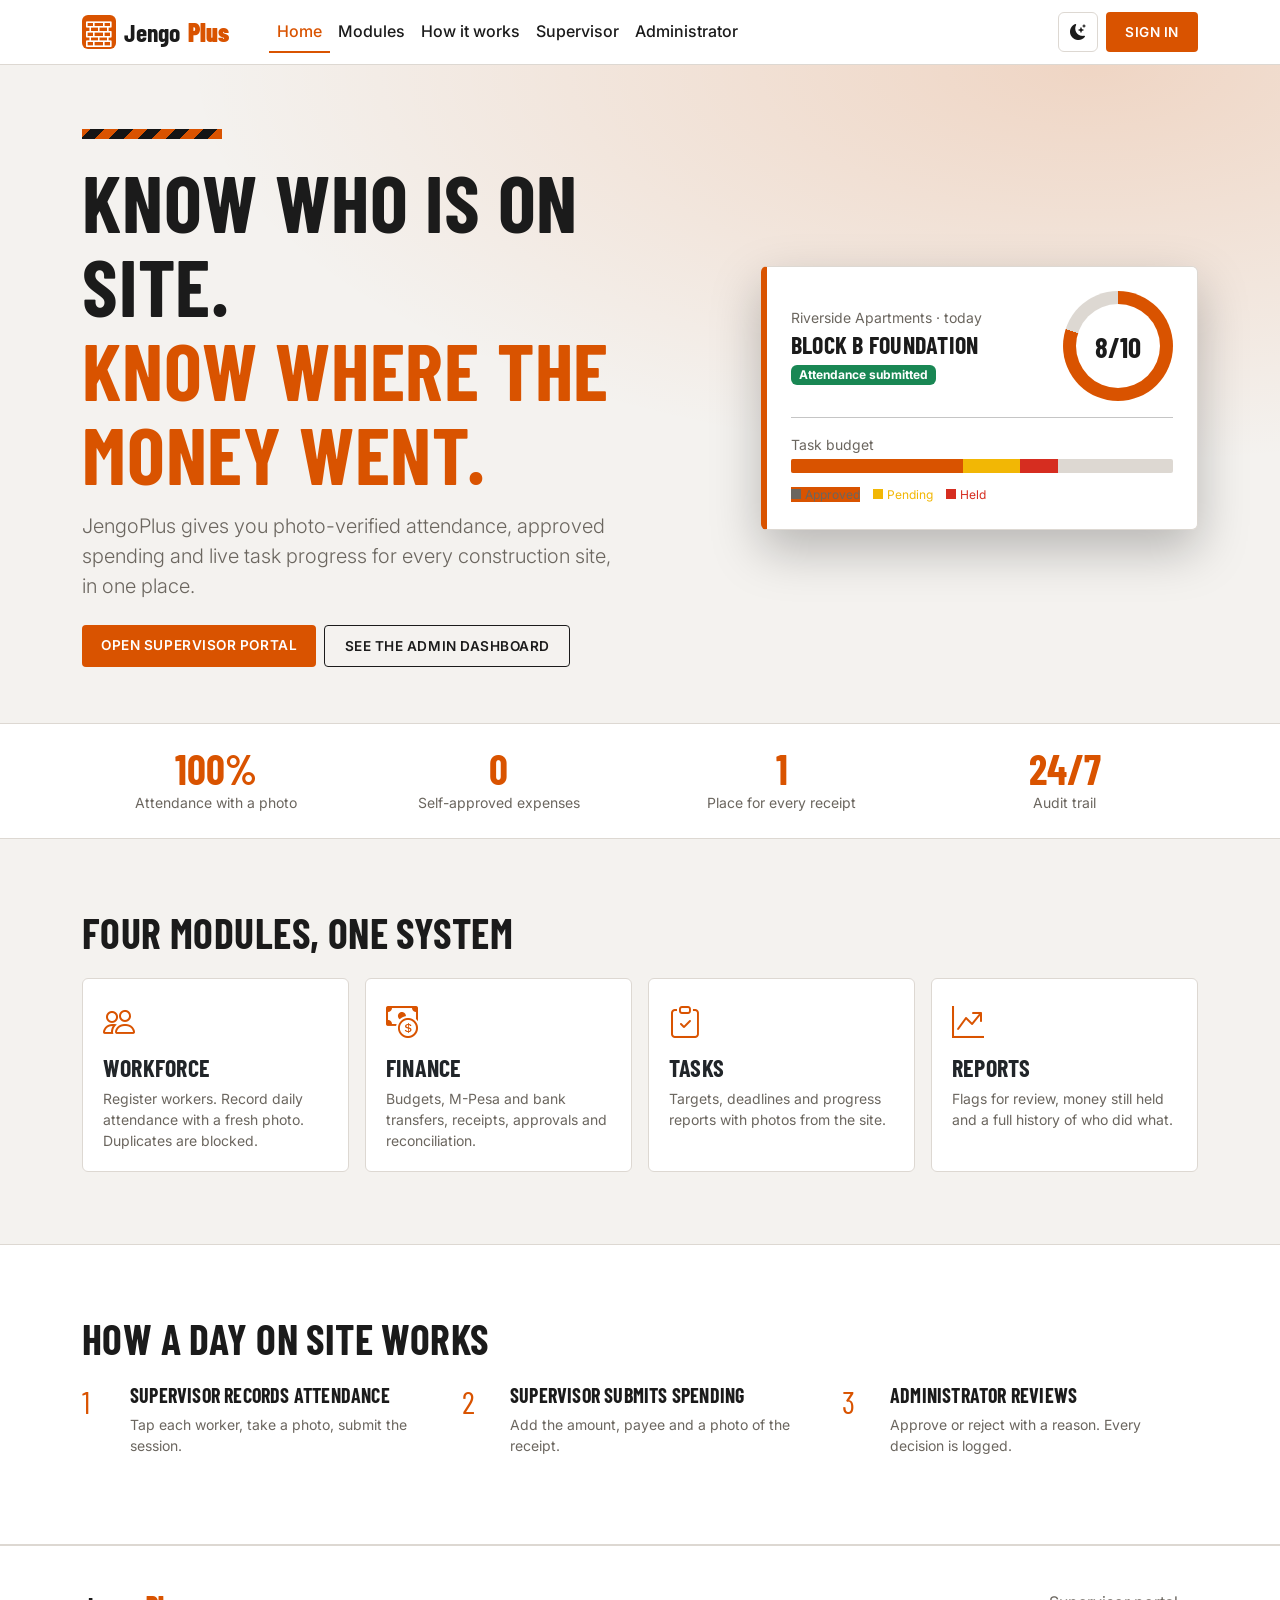
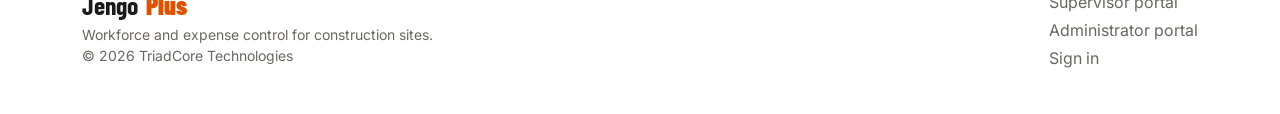
<file: jengoplus-web/index.html>
<!doctype html><html lang="en" data-bs-theme="dark"><head><meta charset="utf-8"><meta name="viewport" content="width=device-width,initial-scale=1">
<title>Home | JengoPlus</title>
<link rel="preconnect" href="https://fonts.googleapis.com"><link href="https://fonts.googleapis.com/css2?family=Barlow+Condensed:wght@600;700&family=Inter:wght@400;500;600&display=swap" rel="stylesheet">
<link href="https://cdn.jsdelivr.net/npm/bootstrap@5.3.3/dist/css/bootstrap.min.css" rel="stylesheet">
<link href="https://cdn.jsdelivr.net/npm/bootstrap-icons@1.11.3/font/bootstrap-icons.min.css" rel="stylesheet">
<link href="css/style.css" rel="stylesheet"><script src="js/layout.js"></script></head>
<body data-page="home"><div id="site-header"></div>
<header class="hero"><div class="container"><div class="row align-items-center g-5"><div class="col-lg-7">
<div class="hazard"></div><h1>Know who is on site.<br><span class="text-jp">Know where the money went.</span></h1>
<p class="lead text-mute mt-3" style="max-width:34rem">JengoPlus gives you photo-verified attendance, approved spending and live task progress for every construction site, in one place.</p>
<div class="d-flex gap-2 flex-wrap mt-4"><a href="supervisor.html" class="btn btn-jp">Open supervisor portal</a><a href="admin.html" class="btn btn-line">See the admin dashboard</a></div></div>
<div class="col-lg-5"><div class="site-card"><div class="d-flex justify-content-between align-items-center"><div><div class="text-mute small">Riverside Apartments &middot; today</div><h4 class="mb-1 mt-1">Block B foundation</h4><span class="badge text-bg-success">Attendance submitted</span></div>
<div class="ring" style="--p:80"><span>8/10</span></div></div><hr><div class="small text-mute mb-1">Task budget</div>
<div class="money"><i class="m-app" style="width:45%"></i><i class="m-pen" style="width:15%"></i><i class="m-held" style="width:10%"></i></div>
<div class="legend mt-2"><span class="m-app text-jp">Approved</span><span style="color:#f2b705">Pending</span><span style="color:#d62d20">Held</span></div></div></div></div></div></header>
<section class="section-alt py-4"><div class="container"><div class="row text-center g-3">
<div class="col-6 col-md-3 stat"><b>100%</b><span class="text-mute small">Attendance with a photo</span></div><div class="col-6 col-md-3 stat"><b>0</b><span class="text-mute small">Self-approved expenses</span></div>
<div class="col-6 col-md-3 stat"><b>1</b><span class="text-mute small">Place for every receipt</span></div><div class="col-6 col-md-3 stat"><b>24/7</b><span class="text-mute small">Audit trail</span></div></div></div></section>
<section class="section" id="modules"><div class="container"><h2 class="mb-4">Four modules, one system</h2><div class="row g-3">
<div class="col-md-6 col-lg-3"><a href="supervisor.html" class="text-decoration-none"><div class="jp-card hover"><i class="bi bi-people mod-icon"></i><h4 class="mt-2 text-body">Workforce</h4><p class="text-mute small mb-0">Register workers. Record daily attendance with a fresh photo. Duplicates are blocked.</p></div></a></div>
<div class="col-md-6 col-lg-3"><a href="admin.html#claims" class="text-decoration-none"><div class="jp-card hover"><i class="bi bi-cash-coin mod-icon"></i><h4 class="mt-2 text-body">Finance</h4><p class="text-mute small mb-0">Budgets, M-Pesa and bank transfers, receipts, approvals and reconciliation.</p></div></a></div>
<div class="col-md-6 col-lg-3"><a href="supervisor.html" class="text-decoration-none"><div class="jp-card hover"><i class="bi bi-clipboard-check mod-icon"></i><h4 class="mt-2 text-body">Tasks</h4><p class="text-mute small mb-0">Targets, deadlines and progress reports with photos from the site.</p></div></a></div>
<div class="col-md-6 col-lg-3"><a href="admin.html" class="text-decoration-none"><div class="jp-card hover"><i class="bi bi-graph-up-arrow mod-icon"></i><h4 class="mt-2 text-body">Reports</h4><p class="text-mute small mb-0">Flags for review, money still held and a full history of who did what.</p></div></a></div></div></div></section>
<section class="section section-alt" id="how"><div class="container"><h2 class="mb-4">How a day on site works</h2><div class="row g-4">
<div class="col-md-4 step"><i>1</i><div><h5>Supervisor records attendance</h5><p class="text-mute small">Tap each worker, take a photo, submit the session.</p></div></div>
<div class="col-md-4 step"><i>2</i><div><h5>Supervisor submits spending</h5><p class="text-mute small">Add the amount, payee and a photo of the receipt.</p></div></div>
<div class="col-md-4 step"><i>3</i><div><h5>Administrator reviews</h5><p class="text-mute small">Approve or reject with a reason. Every decision is logged.</p></div></div></div></div></section>
<div id="site-footer"></div>
<script src="https://cdn.jsdelivr.net/npm/bootstrap@5.3.3/dist/js/bootstrap.bundle.min.js"></script><script src="js/app.js"></script></body></html>
</file>
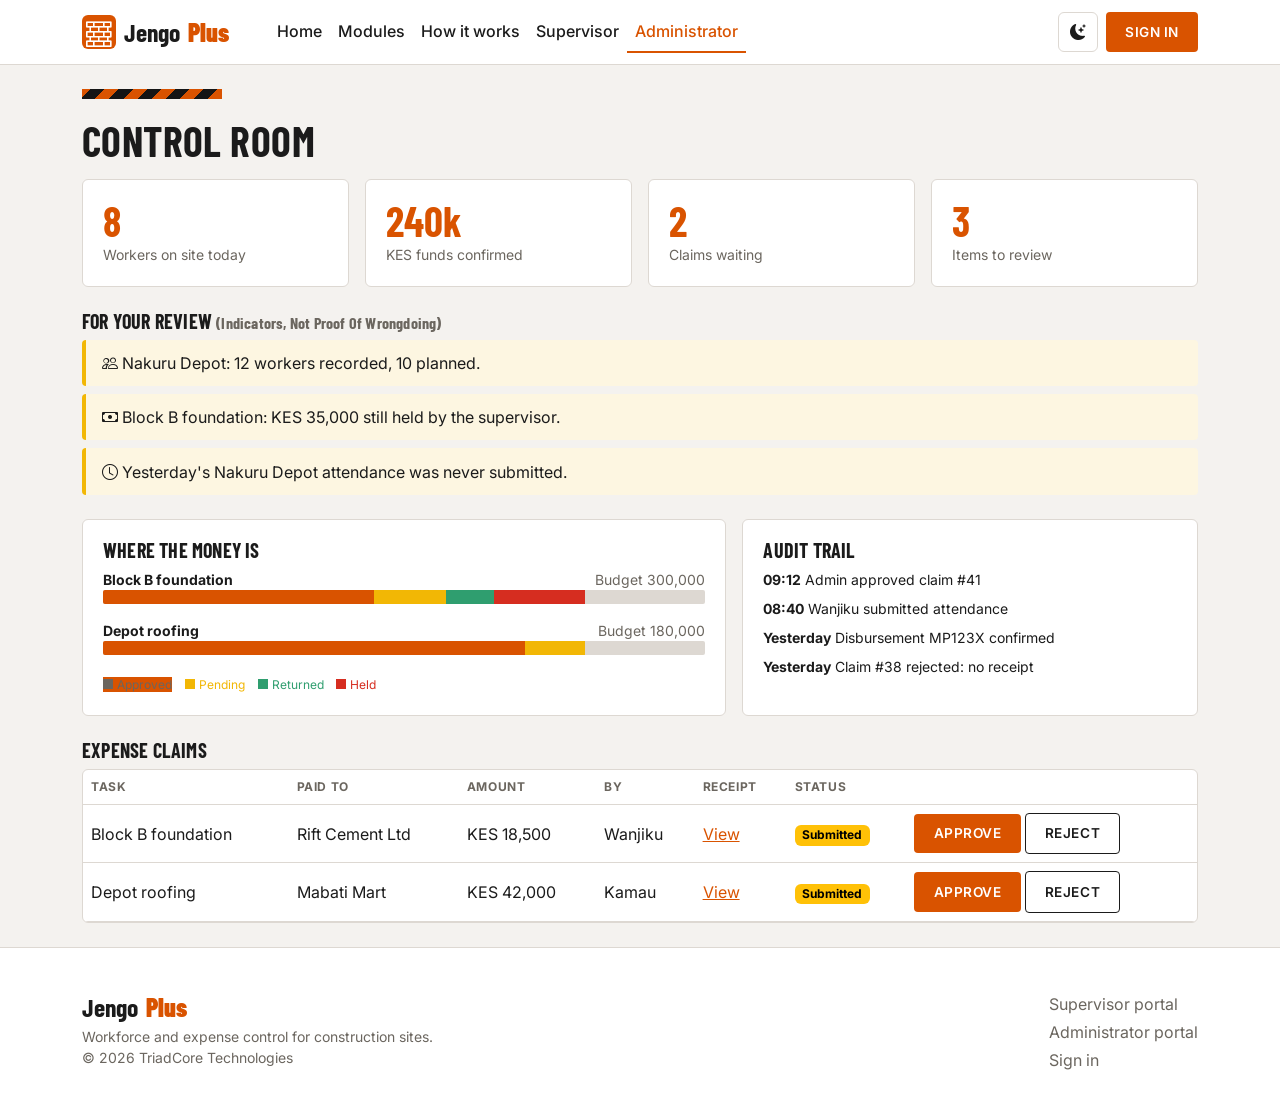
<file: jengoplus-web/admin.html>
<!doctype html><html lang="en" data-bs-theme="dark"><head><meta charset="utf-8"><meta name="viewport" content="width=device-width,initial-scale=1">
<title>Administrator | JengoPlus</title>
<link rel="preconnect" href="https://fonts.googleapis.com"><link href="https://fonts.googleapis.com/css2?family=Barlow+Condensed:wght@600;700&family=Inter:wght@400;500;600&display=swap" rel="stylesheet">
<link href="https://cdn.jsdelivr.net/npm/bootstrap@5.3.3/dist/css/bootstrap.min.css" rel="stylesheet">
<link href="https://cdn.jsdelivr.net/npm/bootstrap-icons@1.11.3/font/bootstrap-icons.min.css" rel="stylesheet">
<link href="css/style.css" rel="stylesheet"><script src="js/layout.js"></script></head>
<body data-page="admin"><div id="site-header"></div><main class="container py-4">
<div class="hazard"></div><h2 class="mb-3">Control room</h2>
<div class="row g-3 mb-4"><div class="col-6 col-lg-3"><div class="jp-card stat"><b>8</b><span class="text-mute small">Workers on site today</span></div></div>
<div class="col-6 col-lg-3"><div class="jp-card stat"><b>240k</b><span class="text-mute small">KES funds confirmed</span></div></div>
<div class="col-6 col-lg-3"><div class="jp-card stat"><b>2</b><span class="text-mute small">Claims waiting</span></div></div>
<div class="col-6 col-lg-3"><div class="jp-card stat"><b>3</b><span class="text-mute small">Items to review</span></div></div></div>
<h5 class="mb-2">For your review <span class="text-mute fs-6 text-capitalize">(indicators, not proof of wrongdoing)</span></h5>
<div class="mb-4"><div class="flag"><i class="bi bi-people"></i> Nakuru Depot: 12 workers recorded, 10 planned.</div><div class="flag"><i class="bi bi-cash"></i> Block B foundation: KES 35,000 still held by the supervisor.</div><div class="flag"><i class="bi bi-clock"></i> Yesterday's Nakuru Depot attendance was never submitted.</div></div>
<div class="row g-3 mb-4"><div class="col-lg-7"><div class="jp-card"><h5>Where the money is</h5>
<div class="mb-3"><div class="d-flex justify-content-between small"><b>Block B foundation</b><span class="text-mute">Budget 300,000</span></div><div class="money"><i class="m-app" style="width:45%"></i><i class="m-pen" style="width:12%"></i><i class="m-ret" style="width:8%"></i><i class="m-held" style="width:15%"></i></div></div>
<div class="mb-3"><div class="d-flex justify-content-between small"><b>Depot roofing</b><span class="text-mute">Budget 180,000</span></div><div class="money"><i class="m-app" style="width:70%"></i><i class="m-pen" style="width:10%"></i></div></div>
<div class="legend"><span class="m-app text-jp">Approved</span><span style="color:#f2b705">Pending</span><span style="color:#2f9e6f">Returned</span><span style="color:#d62d20">Held</span></div></div></div>
<div class="col-lg-5"><div class="jp-card"><h5>Audit trail</h5><ul class="list-unstyled small mb-0"><li class="mb-2"><b>09:12</b> Admin approved claim #41</li><li class="mb-2"><b>08:40</b> Wanjiku submitted attendance</li><li class="mb-2"><b>Yesterday</b> Disbursement MP123X confirmed</li><li><b>Yesterday</b> Claim #38 rejected: no receipt</li></ul></div></div></div>
<h5 id="claims" class="mb-2">Expense claims</h5><div class="jp-card p-0 table-responsive"><table class="table align-middle mb-0"><thead><tr><th>Task</th><th>Paid to</th><th>Amount</th><th>By</th><th>Receipt</th><th>Status</th><th></th></tr></thead><tbody>
<tr><td>Block B foundation</td><td>Rift Cement Ltd</td><td>KES 18,500</td><td>Wanjiku</td><td><a href="#">View</a></td><td class="st"><span class="badge text-bg-warning">Submitted</span></td><td class="act"><button class="btn btn-sm btn-jp" data-claim="approve">Approve</button> <button class="btn btn-sm btn-line" data-claim="reject">Reject</button></td></tr>
<tr><td>Depot roofing</td><td>Mabati Mart</td><td>KES 42,000</td><td>Kamau</td><td><a href="#">View</a></td><td class="st"><span class="badge text-bg-warning">Submitted</span></td><td class="act"><button class="btn btn-sm btn-jp" data-claim="approve">Approve</button> <button class="btn btn-sm btn-line" data-claim="reject">Reject</button></td></tr></tbody></table></div>
</main><div id="site-footer"></div>
<script src="https://cdn.jsdelivr.net/npm/bootstrap@5.3.3/dist/js/bootstrap.bundle.min.js"></script><script src="js/app.js"></script></body></html>
</file>
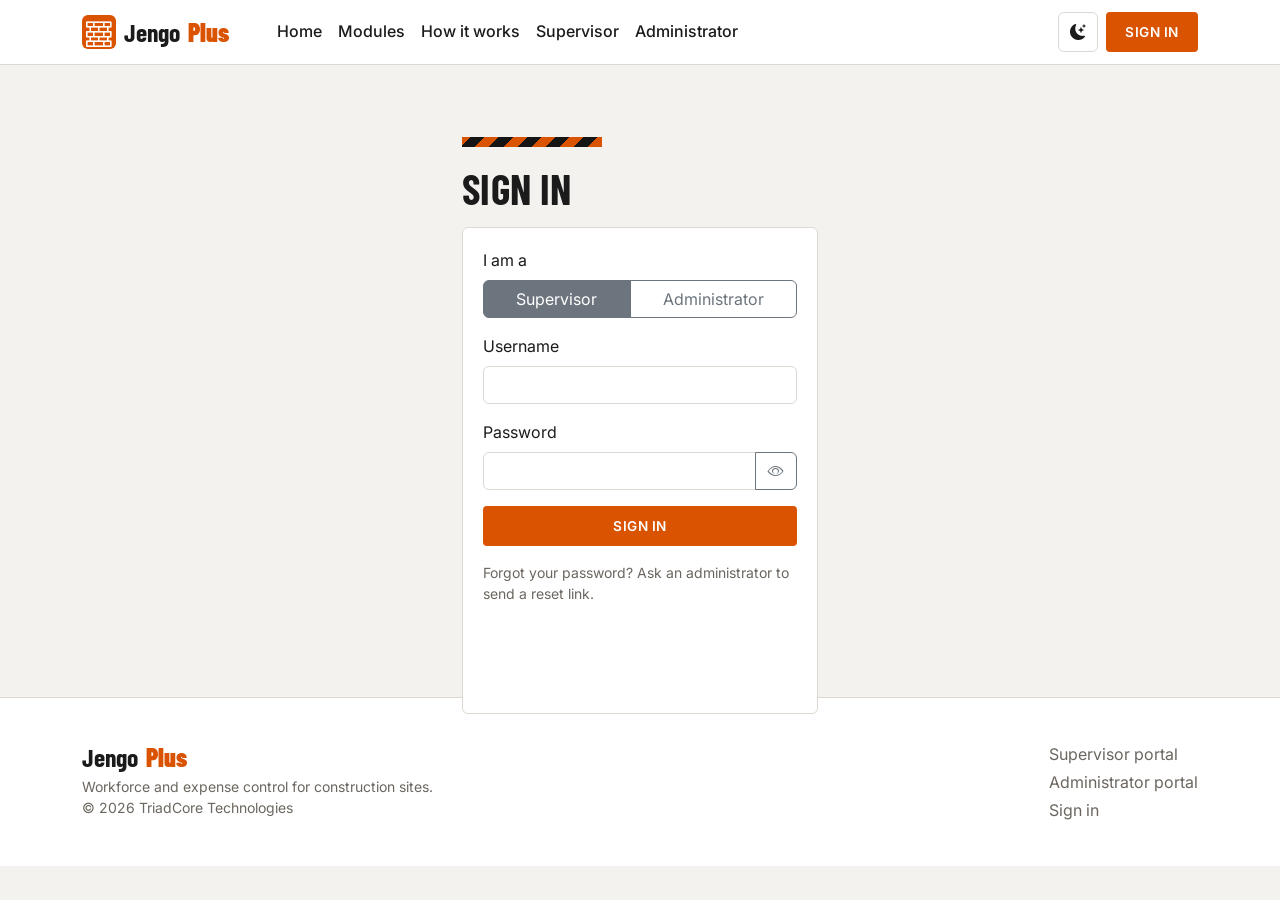
<file: jengoplus-web/login.html>
<!doctype html><html lang="en" data-bs-theme="dark"><head><meta charset="utf-8"><meta name="viewport" content="width=device-width,initial-scale=1">
<title>Sign in | JengoPlus</title>
<link rel="preconnect" href="https://fonts.googleapis.com"><link href="https://fonts.googleapis.com/css2?family=Barlow+Condensed:wght@600;700&family=Inter:wght@400;500;600&display=swap" rel="stylesheet">
<link href="https://cdn.jsdelivr.net/npm/bootstrap@5.3.3/dist/css/bootstrap.min.css" rel="stylesheet">
<link href="https://cdn.jsdelivr.net/npm/bootstrap-icons@1.11.3/font/bootstrap-icons.min.css" rel="stylesheet">
<link href="css/style.css" rel="stylesheet"><script src="js/layout.js"></script></head>
<body data-page="login"><div id="site-header"></div><main class="section"><div class="container"><div class="row justify-content-center"><div class="col-md-6 col-lg-4">
<div class="hazard"></div><h2 class="mb-3">Sign in</h2><form class="jp-card" data-demo="login">
<label class="form-label">I am a</label><div class="btn-group w-100 mb-3" role="group">
<input type="radio" class="btn-check" name="role" id="r1" value="supervisor.html" checked><label class="btn btn-outline-secondary" for="r1">Supervisor</label>
<input type="radio" class="btn-check" name="role" id="r2" value="admin.html"><label class="btn btn-outline-secondary" for="r2">Administrator</label></div>
<label class="form-label" for="u">Username</label><input id="u" class="form-control mb-3" autocomplete="username" required>
<label class="form-label" for="pw">Password</label><div class="input-group mb-3"><input id="pw" type="password" class="form-control" autocomplete="current-password" required><button type="button" id="showPw" class="btn btn-outline-secondary" aria-label="Show password"><i class="bi bi-eye"></i></button></div>
<button class="btn btn-jp w-100">Sign in</button><p class="small text-mute mt-3 mb-0">Forgot your password? Ask an administrator to send a reset link.</p></form></div></div></div></main><div id="site-footer"></div>
<script src="https://cdn.jsdelivr.net/npm/bootstrap@5.3.3/dist/js/bootstrap.bundle.min.js"></script><script src="js/app.js"></script></body></html>
</file>
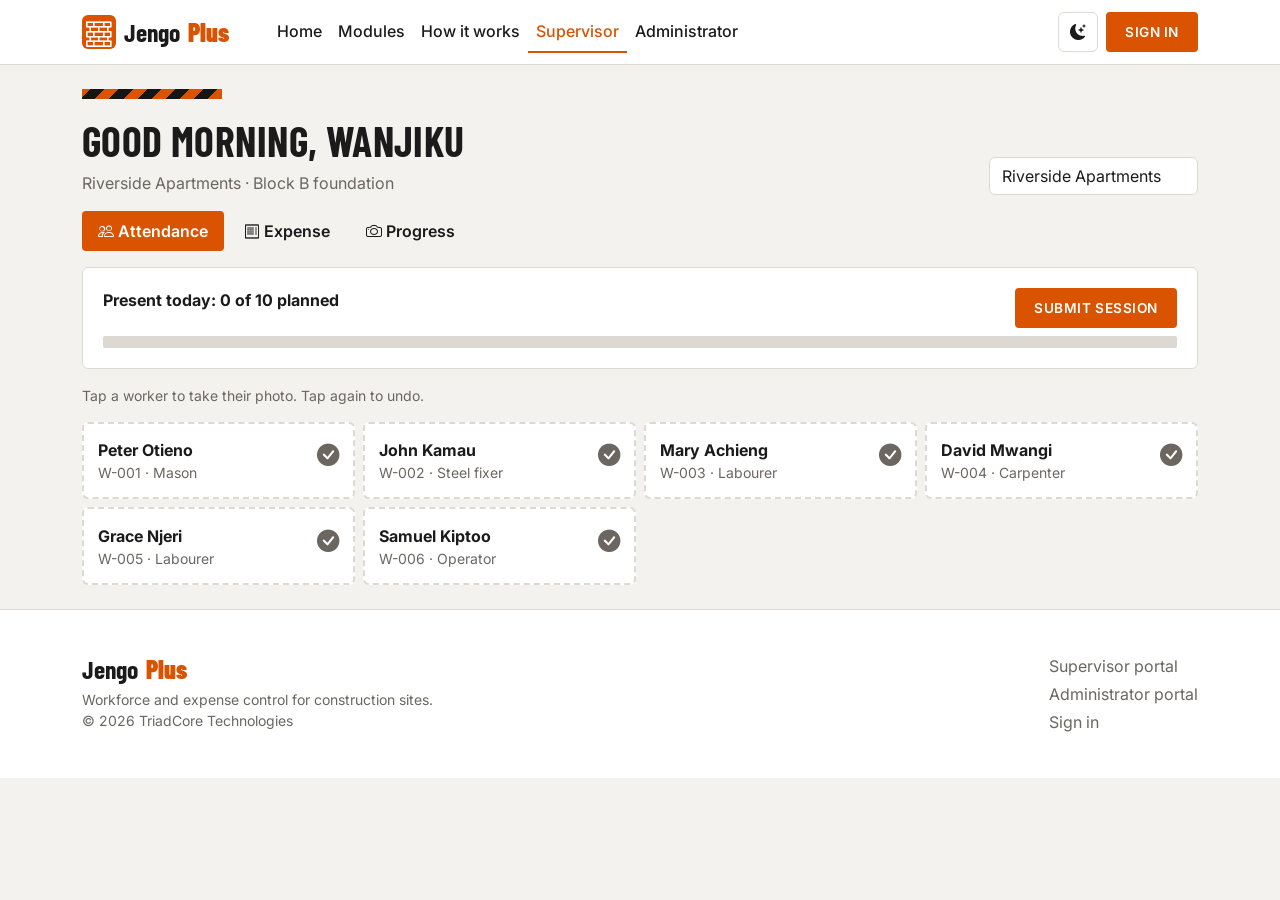
<file: jengoplus-web/supervisor.html>
<!doctype html><html lang="en" data-bs-theme="dark"><head><meta charset="utf-8"><meta name="viewport" content="width=device-width,initial-scale=1">
<title>Supervisor | JengoPlus</title>
<link rel="preconnect" href="https://fonts.googleapis.com"><link href="https://fonts.googleapis.com/css2?family=Barlow+Condensed:wght@600;700&family=Inter:wght@400;500;600&display=swap" rel="stylesheet">
<link href="https://cdn.jsdelivr.net/npm/bootstrap@5.3.3/dist/css/bootstrap.min.css" rel="stylesheet">
<link href="https://cdn.jsdelivr.net/npm/bootstrap-icons@1.11.3/font/bootstrap-icons.min.css" rel="stylesheet">
<link href="css/style.css" rel="stylesheet"><script src="js/layout.js"></script></head>
<body data-page="sup"><div id="site-header"></div><main class="container py-4">
<div class="d-flex justify-content-between align-items-end flex-wrap gap-2 mb-3"><div><div class="hazard"></div><h2>Good morning, Wanjiku</h2><p class="text-mute mb-0">Riverside Apartments &middot; Block B foundation</p></div>
<select class="form-select w-auto" aria-label="Choose site"><option>Riverside Apartments</option><option>Nakuru Depot</option></select></div>
<ul class="nav nav-pills mb-3 gap-1" role="tablist"><li class="nav-item"><button class="nav-link active" data-bs-toggle="pill" data-bs-target="#att"><i class="bi bi-people me-1"></i>Attendance</button></li>
<li class="nav-item"><button class="nav-link" data-bs-toggle="pill" data-bs-target="#exp"><i class="bi bi-receipt me-1"></i>Expense</button></li>
<li class="nav-item"><button class="nav-link" data-bs-toggle="pill" data-bs-target="#progress"><i class="bi bi-camera me-1"></i>Progress</button></li></ul>
<div class="tab-content"><div class="tab-pane fade show active" id="att">
<div class="jp-card mb-3"><div class="d-flex justify-content-between"><b>Present today: <span id="count">0</span> of 10 planned</b><button id="submitAtt" class="btn btn-jp btn-sm">Submit session</button></div>
<div class="progress mt-2"><div id="bar" class="progress-bar" style="width:0"></div></div><div id="over" class="small text-danger mt-2 d-none"><i class="bi bi-exclamation-triangle"></i> Headcount is above the plan. The administrator will be asked to review.</div></div>
<p class="text-mute small">Tap a worker to take their photo. Tap again to undo.</p>
<div class="row g-2" id="workerGrid" data-planned="10">
<div class="col-6 col-md-4 col-lg-3"><button class="tile" data-name="Peter Otieno"><i class="bi bi-check-circle-fill chk"></i><b>Peter Otieno</b><small>W-001 &middot; Mason</small><input type="file" accept="image/*" capture="environment" hidden></button></div>
<div class="col-6 col-md-4 col-lg-3"><button class="tile" data-name="John Kamau"><i class="bi bi-check-circle-fill chk"></i><b>John Kamau</b><small>W-002 &middot; Steel fixer</small><input type="file" accept="image/*" capture="environment" hidden></button></div>
<div class="col-6 col-md-4 col-lg-3"><button class="tile" data-name="Mary Achieng"><i class="bi bi-check-circle-fill chk"></i><b>Mary Achieng</b><small>W-003 &middot; Labourer</small><input type="file" accept="image/*" capture="environment" hidden></button></div>
<div class="col-6 col-md-4 col-lg-3"><button class="tile" data-name="David Mwangi"><i class="bi bi-check-circle-fill chk"></i><b>David Mwangi</b><small>W-004 &middot; Carpenter</small><input type="file" accept="image/*" capture="environment" hidden></button></div>
<div class="col-6 col-md-4 col-lg-3"><button class="tile" data-name="Grace Njeri"><i class="bi bi-check-circle-fill chk"></i><b>Grace Njeri</b><small>W-005 &middot; Labourer</small><input type="file" accept="image/*" capture="environment" hidden></button></div>
<div class="col-6 col-md-4 col-lg-3"><button class="tile" data-name="Samuel Kiptoo"><i class="bi bi-check-circle-fill chk"></i><b>Samuel Kiptoo</b><small>W-006 &middot; Operator</small><input type="file" accept="image/*" capture="environment" hidden></button></div></div></div>
<div class="tab-pane fade" id="exp"><form class="jp-card" data-demo="expense" data-msg="Expense sent for review"><h4 class="mb-3">Submit an expense</h4><div class="row g-3">
<div class="col-md-6"><label class="form-label">Task</label><select class="form-select"><option>Block B foundation</option></select></div>
<div class="col-md-6"><label class="form-label">Category</label><select class="form-select"><option>Materials</option><option>Labour</option><option>Transport</option><option>Equipment</option></select></div>
<div class="col-md-4"><label class="form-label">Amount (KES)</label><input type="number" min="1" class="form-control" required></div>
<div class="col-md-4"><label class="form-label">Date</label><input type="date" class="form-control" required></div>
<div class="col-md-4"><label class="form-label">Paid to</label><input class="form-control" required></div>
<div class="col-12"><label class="form-label">Receipt photo</label><input type="file" accept="image/*,.pdf" capture="environment" class="form-control" required></div>
<div class="col-12"><button class="btn btn-jp">Send for review</button></div></div></form></div>
<div class="tab-pane fade" id="progress"><form class="jp-card" data-demo="progress" data-msg="Progress report sent"><h4 class="mb-3">Report progress</h4><div class="row g-3">
<div class="col-md-6"><label class="form-label">Task</label><select class="form-select"><option>Block B foundation</option></select></div>
<div class="col-md-6"><label class="form-label">Work done today</label><input class="form-control" placeholder="e.g. 40 m of trench dug"></div>
<div class="col-12"><label class="form-label">What happened</label><textarea class="form-control" rows="3" required></textarea></div>
<div class="col-12"><label class="form-label">Site photo</label><input type="file" accept="image/*" capture="environment" class="form-control" required></div>
<div class="col-12"><button class="btn btn-jp">Send report</button></div></div></form></div></div></main><div id="site-footer"></div>
<script src="https://cdn.jsdelivr.net/npm/bootstrap@5.3.3/dist/js/bootstrap.bundle.min.js"></script><script src="js/app.js"></script></body></html>
</file>
<file: jengoplus-web/css/style.css>
/* JengoPlus theme: charcoal + safety orange. Edit the variables to re-theme everything. */
:root,[data-bs-theme=light]{--jp-orange:#d95300;--jp-orange-hi:#ff6a00;--jp-bg:#f4f2ef;--jp-surface:#fff;--jp-line:#ddd8d2;--jp-ink:#1b1b1b;--jp-mute:#6b665f;--bs-body-bg:var(--jp-bg);--bs-body-color:var(--jp-ink);--bs-border-color:var(--jp-line)}
[data-bs-theme=dark]{--jp-orange:#ff6a00;--jp-orange-hi:#ff8a33;--jp-bg:#121212;--jp-surface:#1b1b1b;--jp-line:#2f2f2f;--jp-ink:#f2f0ed;--jp-mute:#a29d96;--bs-body-bg:var(--jp-bg);--bs-body-color:var(--jp-ink);--bs-border-color:var(--jp-line)}
body{font-family:'Inter',system-ui,sans-serif;background:var(--jp-bg);color:var(--jp-ink)}
h1,h2,h3,h4,h5,.display-font{font-family:'Barlow Condensed',sans-serif;font-weight:700;text-transform:uppercase;letter-spacing:.01em;line-height:1.05}
h1{font-size:clamp(2.6rem,7vw,5rem)} h2{font-size:clamp(1.8rem,4vw,2.6rem)}
.text-mute{color:var(--jp-mute)!important} .text-jp{color:var(--jp-orange)}
a{color:var(--jp-orange)} a:hover{color:var(--jp-orange-hi)}
:focus-visible{outline:3px solid var(--jp-orange-hi);outline-offset:2px}
/* nav */
.jp-nav{background:var(--jp-surface);border-bottom:1px solid var(--jp-line)}
.jp-nav .nav-link{font-weight:500;color:var(--jp-ink);border-bottom:2px solid transparent}
.jp-nav .nav-link.active,.jp-nav .nav-link:hover{color:var(--jp-orange);border-color:var(--jp-orange)}
.navbar-brand{font-family:'Barlow Condensed';font-weight:700;font-size:1.6rem;color:var(--jp-ink)!important;display:flex;align-items:center;gap:.5rem}
.navbar-brand b{color:var(--jp-orange)} .logo{background:var(--jp-orange);color:#fff;width:34px;height:34px;display:grid;place-items:center;border-radius:6px}
.btn-icon{border:1px solid var(--jp-line);color:var(--jp-ink);width:40px;height:40px;border-radius:6px;background:transparent}
.btn-icon:hover{border-color:var(--jp-orange);color:var(--jp-orange)}
.btn-jp{background:var(--jp-orange);color:#fff;font-weight:600;border:0;border-radius:4px;padding:.6rem 1.2rem;text-transform:uppercase;letter-spacing:.04em;font-size:.85rem}
.btn-jp:hover{background:var(--jp-orange-hi);color:#fff}
.btn-line{border:1px solid var(--jp-ink);color:var(--jp-ink);border-radius:4px;text-transform:uppercase;font-weight:600;font-size:.85rem;letter-spacing:.04em;padding:.6rem 1.2rem}
.btn-line:hover{border-color:var(--jp-orange);color:var(--jp-orange)}
/* surfaces */
.jp-card{background:var(--jp-surface);border:1px solid var(--jp-line);border-radius:6px;padding:1.25rem;height:100%}
.jp-card.hover:hover{border-color:var(--jp-orange)}
.section{padding:4.5rem 0} .section-alt{background:var(--jp-surface);border-block:1px solid var(--jp-line)}
.hazard{height:10px;width:140px;background:repeating-linear-gradient(-45deg,var(--jp-orange) 0 10px,#151515 10px 20px);margin-bottom:1.25rem}
.hero{padding:4rem 0 3.5rem;background:radial-gradient(900px 400px at 85% 0,color-mix(in srgb,var(--jp-orange) 18%,transparent),transparent)}
.stat b{font-family:'Barlow Condensed';font-size:2.6rem;color:var(--jp-orange);display:block;line-height:1}
.mod-icon{font-size:2rem;color:var(--jp-orange)}
.step{display:flex;gap:1rem;align-items:flex-start}.step i{font-style:normal;font-family:'Barlow Condensed';font-size:2rem;color:var(--jp-orange);line-height:1;min-width:2rem}
/* site card in hero */
.site-card{background:var(--jp-surface);border:1px solid var(--jp-line);border-left:6px solid var(--jp-orange);border-radius:6px;padding:1.5rem;box-shadow:0 20px 50px rgba(0,0,0,.25)}
.ring{--p:70;width:110px;height:110px;border-radius:50%;background:conic-gradient(var(--jp-orange) calc(var(--p)*1%),var(--jp-line) 0);display:grid;place-items:center}
.ring span{width:84px;height:84px;border-radius:50%;background:var(--jp-surface);display:grid;place-items:center;font:700 1.8rem 'Barlow Condensed'}
/* attendance tiles */
.tile{position:relative;cursor:pointer;border:2px dashed var(--jp-line);border-radius:6px;padding:.9rem;background:var(--jp-surface);text-align:left;width:100%;transition:.15s;color:var(--jp-ink)}
.tile:hover{border-color:var(--jp-orange)} .tile small{color:var(--jp-mute);display:block}
.tile.present{border:2px solid var(--jp-orange);background:color-mix(in srgb,var(--jp-orange) 10%,var(--jp-surface))}
.tile img{width:42px;height:42px;object-fit:cover;border-radius:50%;float:right}
.tile .chk{float:right;font-size:1.4rem;color:var(--jp-mute)} .tile.present .chk{color:var(--jp-orange)}
.progress{background:var(--jp-line);height:12px;border-radius:2px}.progress-bar{background:var(--jp-orange)}.progress-bar.over{background:#d62d20}
/* money bar */
.money{display:flex;height:14px;border-radius:2px;overflow:hidden;background:var(--jp-line)}
.money i{display:block}.m-app{background:var(--jp-orange)}.m-pen{background:#f2b705}.m-ret{background:#2f9e6f}.m-held{background:#d62d20}
.legend span{font-size:.75rem;color:var(--jp-mute);margin-right:.8rem}.legend span:before{content:"";display:inline-block;width:10px;height:10px;margin-right:4px;background:currentColor}
.table{--bs-table-bg:transparent;--bs-table-color:var(--jp-ink)} .table th{font-size:.75rem;text-transform:uppercase;color:var(--jp-mute);letter-spacing:.05em}
.flag{border-left:4px solid #f2b705;background:color-mix(in srgb,#f2b705 12%,var(--jp-surface));padding:.7rem 1rem;border-radius:4px;margin-bottom:.5rem}
.form-control,.form-select{background:var(--jp-surface);border-color:var(--jp-line);color:var(--jp-ink)} .form-control:focus,.form-select:focus{border-color:var(--jp-orange);box-shadow:0 0 0 .2rem color-mix(in srgb,var(--jp-orange) 25%,transparent);background:var(--jp-surface);color:var(--jp-ink)}
.nav-pills .nav-link{color:var(--jp-ink);border-radius:4px;font-weight:600}.nav-pills .nav-link.active{background:var(--jp-orange);color:#fff}
footer{background:var(--jp-surface);border-top:1px solid var(--jp-line);padding:2.5rem 0}
footer a{color:var(--jp-mute);text-decoration:none;display:block;margin:.25rem 0}footer a:hover{color:var(--jp-orange)}
@media(prefers-reduced-motion:reduce){*{transition:none!important}}
</file>
